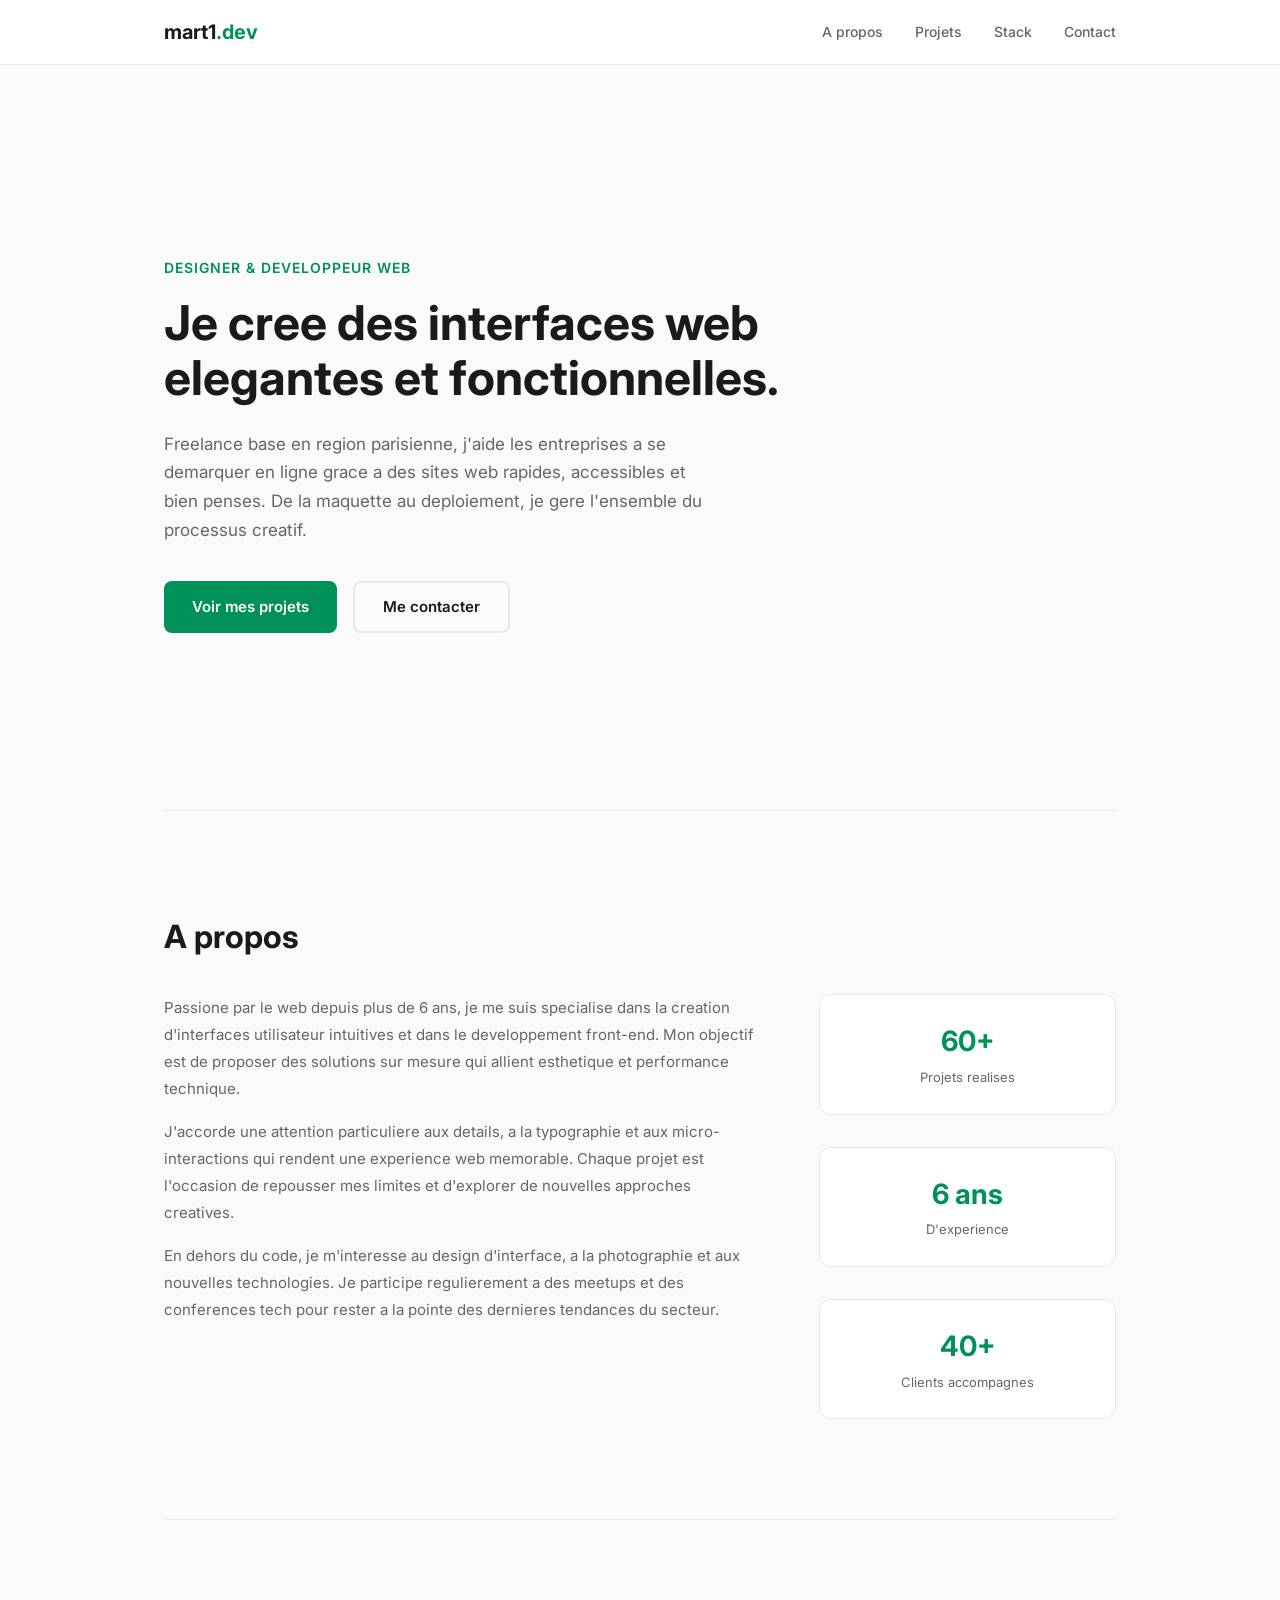
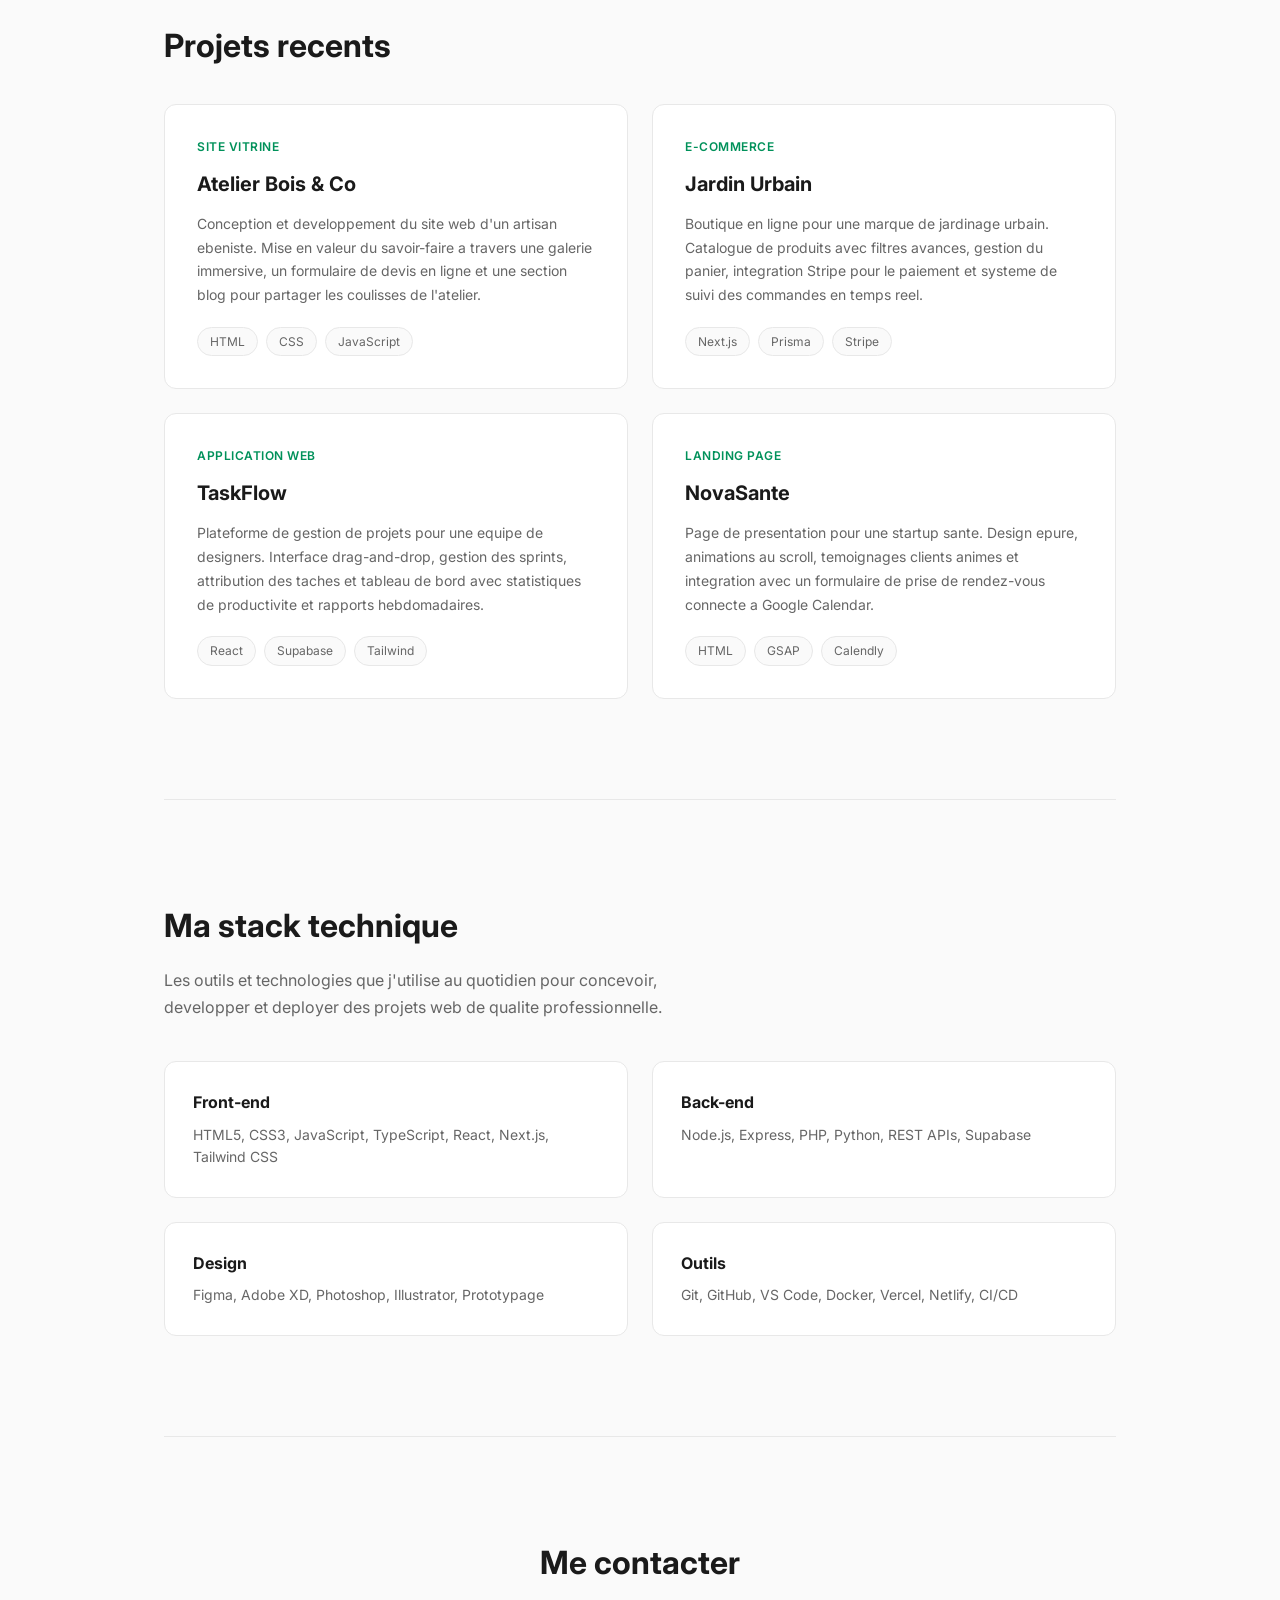
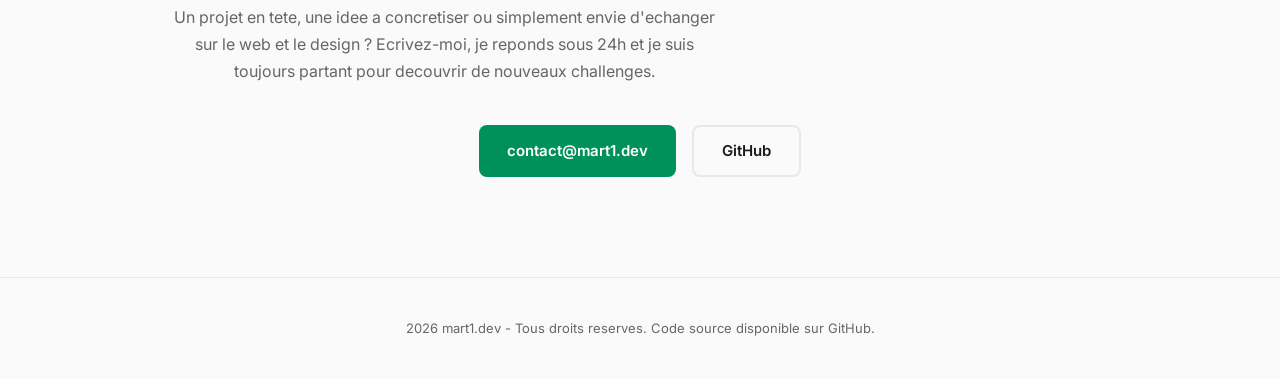
<file: portfolio/index.html>
<!DOCTYPE html>
<html lang="fr">
<head>
    <meta charset="utf-8">
    <meta name="viewport" content="width=device-width, initial-scale=1.0">
    <title>Mart1 - Designer & Developpeur Web</title>
    <link rel="stylesheet" href="style.css">
    <link rel="preconnect" href="https://fonts.googleapis.com">
    <link href="https://fonts.googleapis.com/css2?family=Inter:wght@400;500;600;700&display=swap" rel="stylesheet">
</head>
<body>

    <header>
        <nav>
            <a href="#" class="logo">mart1<span>.dev</span></a>
            <ul>
                <li><a href="#about">A propos</a></li>
                <li><a href="#projects">Projets</a></li>
                <li><a href="#stack">Stack</a></li>
                <li><a href="#contact">Contact</a></li>
            </ul>
        </nav>
    </header>

    <main>
        <section class="hero">
            <div class="hero-content">
                <p class="hero-tag">Designer & Developpeur Web</p>
                <h1>Je cree des interfaces web elegantes et fonctionnelles.</h1>
                <p class="hero-desc">Freelance base en region parisienne, j'aide les entreprises a se demarquer en ligne grace a des sites web rapides, accessibles et bien penses. De la maquette au deploiement, je gere l'ensemble du processus creatif.</p>
                <div class="hero-cta">
                    <a href="#projects" class="btn-primary">Voir mes projets</a>
                    <a href="#contact" class="btn-secondary">Me contacter</a>
                </div>
            </div>
        </section>

        <section id="about" class="section">
            <h2>A propos</h2>
            <div class="about-grid">
                <div class="about-text">
                    <p>Passione par le web depuis plus de 6 ans, je me suis specialise dans la creation d'interfaces utilisateur intuitives et dans le developpement front-end. Mon objectif est de proposer des solutions sur mesure qui allient esthetique et performance technique.</p>
                    <p>J'accorde une attention particuliere aux details, a la typographie et aux micro-interactions qui rendent une experience web memorable. Chaque projet est l'occasion de repousser mes limites et d'explorer de nouvelles approches creatives.</p>
                    <p>En dehors du code, je m'interesse au design d'interface, a la photographie et aux nouvelles technologies. Je participe regulierement a des meetups et des conferences tech pour rester a la pointe des dernieres tendances du secteur.</p>
                </div>
                <div class="about-stats">
                    <div class="stat">
                        <span class="stat-number">60+</span>
                        <span class="stat-label">Projets realises</span>
                    </div>
                    <div class="stat">
                        <span class="stat-number">6 ans</span>
                        <span class="stat-label">D'experience</span>
                    </div>
                    <div class="stat">
                        <span class="stat-number">40+</span>
                        <span class="stat-label">Clients accompagnes</span>
                    </div>
                </div>
            </div>
        </section>

        <section id="projects" class="section">
            <h2>Projets recents</h2>
            <div class="projects-grid">
                <article class="project-card">
                    <div class="project-tag">Site vitrine</div>
                    <h3>Atelier Bois & Co</h3>
                    <p>Conception et developpement du site web d'un artisan ebeniste. Mise en valeur du savoir-faire a travers une galerie immersive, un formulaire de devis en ligne et une section blog pour partager les coulisses de l'atelier.</p>
                    <div class="project-tech">
                        <span>HTML</span><span>CSS</span><span>JavaScript</span>
                    </div>
                </article>
                <article class="project-card">
                    <div class="project-tag">E-commerce</div>
                    <h3>Jardin Urbain</h3>
                    <p>Boutique en ligne pour une marque de jardinage urbain. Catalogue de produits avec filtres avances, gestion du panier, integration Stripe pour le paiement et systeme de suivi des commandes en temps reel.</p>
                    <div class="project-tech">
                        <span>Next.js</span><span>Prisma</span><span>Stripe</span>
                    </div>
                </article>
                <article class="project-card">
                    <div class="project-tag">Application web</div>
                    <h3>TaskFlow</h3>
                    <p>Plateforme de gestion de projets pour une equipe de designers. Interface drag-and-drop, gestion des sprints, attribution des taches et tableau de bord avec statistiques de productivite et rapports hebdomadaires.</p>
                    <div class="project-tech">
                        <span>React</span><span>Supabase</span><span>Tailwind</span>
                    </div>
                </article>
                <article class="project-card">
                    <div class="project-tag">Landing page</div>
                    <h3>NovaSante</h3>
                    <p>Page de presentation pour une startup sante. Design epure, animations au scroll, temoignages clients animes et integration avec un formulaire de prise de rendez-vous connecte a Google Calendar.</p>
                    <div class="project-tech">
                        <span>HTML</span><span>GSAP</span><span>Calendly</span>
                    </div>
                </article>
            </div>
        </section>

        <section id="stack" class="section">
            <h2>Ma stack technique</h2>
            <p class="section-desc">Les outils et technologies que j'utilise au quotidien pour concevoir, developper et deployer des projets web de qualite professionnelle.</p>
            <div class="stack-grid">
                <div class="stack-item">
                    <strong>Front-end</strong>
                    <p>HTML5, CSS3, JavaScript, TypeScript, React, Next.js, Tailwind CSS</p>
                </div>
                <div class="stack-item">
                    <strong>Back-end</strong>
                    <p>Node.js, Express, PHP, Python, REST APIs, Supabase</p>
                </div>
                <div class="stack-item">
                    <strong>Design</strong>
                    <p>Figma, Adobe XD, Photoshop, Illustrator, Prototypage</p>
                </div>
                <div class="stack-item">
                    <strong>Outils</strong>
                    <p>Git, GitHub, VS Code, Docker, Vercel, Netlify, CI/CD</p>
                </div>
            </div>
        </section>

        <section id="contact" class="section">
            <h2>Me contacter</h2>
            <p class="section-desc">Un projet en tete, une idee a concretiser ou simplement envie d'echanger sur le web et le design ? Ecrivez-moi, je reponds sous 24h et je suis toujours partant pour decouvrir de nouveaux challenges.</p>
            <div class="contact-links">
                <a href="mailto:contact@mart1.dev" class="btn-primary">contact@mart1.dev</a>
                <a href="https://github.com/Mart1EDOUARD" class="btn-secondary">GitHub</a>
            </div>
        </section>
    </main>

    <footer>
        <p>2026 mart1.dev - Tous droits reserves. Code source disponible sur GitHub.</p>
    </footer>

</body>
</html>
</file>
<file: portfolio/style.css>
:root {
    --primary: #00915A;
    --primary-dark: #007A48;
    --text: #1a1a1a;
    --text-light: #666;
    --bg: #fafafa;
    --card: #fff;
    --border: #e8e8e8;
}

* { margin: 0; padding: 0; box-sizing: border-box; }
html { scroll-behavior: smooth; }

body {
    font-family: 'Inter', -apple-system, BlinkMacSystemFont, sans-serif;
    color: var(--text);
    background: var(--bg);
    line-height: 1.6;
    -webkit-font-smoothing: antialiased;
}

header {
    position: fixed;
    top: 0;
    width: 100%;
    background: rgba(255,255,255,0.9);
    backdrop-filter: blur(10px);
    border-bottom: 1px solid var(--border);
    z-index: 100;
}

nav {
    max-width: 1000px;
    margin: 0 auto;
    padding: 16px 24px;
    display: flex;
    justify-content: space-between;
    align-items: center;
}

.logo {
    font-size: 20px;
    font-weight: 700;
    color: var(--text);
    text-decoration: none;
}

.logo span { color: var(--primary); }

nav ul { list-style: none; display: flex; gap: 32px; }

nav ul a {
    color: var(--text-light);
    text-decoration: none;
    font-size: 14px;
    font-weight: 500;
    transition: color 0.2s;
}

nav ul a:hover { color: var(--primary); }

main {
    max-width: 1000px;
    margin: 0 auto;
    padding: 0 24px;
}

.hero {
    min-height: 90vh;
    display: flex;
    align-items: center;
    padding-top: 80px;
}

.hero-tag {
    font-size: 14px;
    font-weight: 600;
    color: var(--primary);
    text-transform: uppercase;
    letter-spacing: 1px;
    margin-bottom: 16px;
}

.hero h1 {
    font-size: 48px;
    font-weight: 700;
    line-height: 1.15;
    margin-bottom: 24px;
    max-width: 700px;
}

.hero-desc {
    font-size: 17px;
    color: var(--text-light);
    max-width: 560px;
    margin-bottom: 36px;
    line-height: 1.7;
}

.hero-cta { display: flex; gap: 16px; }

.btn-primary {
    display: inline-block;
    background: var(--primary);
    color: #fff;
    padding: 14px 28px;
    border-radius: 8px;
    text-decoration: none;
    font-size: 15px;
    font-weight: 600;
    transition: background 0.2s;
}

.btn-primary:hover { background: var(--primary-dark); }

.btn-secondary {
    display: inline-block;
    border: 2px solid var(--border);
    color: var(--text);
    padding: 12px 28px;
    border-radius: 8px;
    text-decoration: none;
    font-size: 15px;
    font-weight: 600;
    transition: border-color 0.2s;
}

.btn-secondary:hover { border-color: var(--primary); color: var(--primary); }

.section {
    padding: 100px 0;
    border-top: 1px solid var(--border);
}

.section h2 { font-size: 32px; font-weight: 700; margin-bottom: 16px; }

.section-desc {
    font-size: 16px;
    color: var(--text-light);
    max-width: 560px;
    margin-bottom: 40px;
    line-height: 1.7;
}

.about-grid {
    display: grid;
    grid-template-columns: 2fr 1fr;
    gap: 60px;
    margin-top: 32px;
}

.about-text p {
    color: var(--text-light);
    margin-bottom: 16px;
    font-size: 15px;
    line-height: 1.8;
}

.about-stats { display: flex; flex-direction: column; gap: 32px; }

.stat {
    text-align: center;
    padding: 24px;
    background: var(--card);
    border: 1px solid var(--border);
    border-radius: 12px;
}

.stat-number { display: block; font-size: 28px; font-weight: 700; color: var(--primary); }
.stat-label { font-size: 13px; color: var(--text-light); margin-top: 4px; }

.projects-grid {
    display: grid;
    grid-template-columns: 1fr 1fr;
    gap: 24px;
    margin-top: 32px;
}

.project-card {
    background: var(--card);
    border: 1px solid var(--border);
    border-radius: 12px;
    padding: 32px;
    transition: box-shadow 0.2s;
}

.project-card:hover { box-shadow: 0 4px 20px rgba(0,0,0,0.06); }

.project-tag {
    font-size: 12px;
    font-weight: 600;
    color: var(--primary);
    text-transform: uppercase;
    letter-spacing: 0.5px;
    margin-bottom: 12px;
}

.project-card h3 { font-size: 20px; margin-bottom: 12px; }

.project-card p {
    font-size: 14px;
    color: var(--text-light);
    line-height: 1.7;
    margin-bottom: 20px;
}

.project-tech { display: flex; gap: 8px; flex-wrap: wrap; }

.project-tech span {
    font-size: 12px;
    padding: 4px 12px;
    background: var(--bg);
    border: 1px solid var(--border);
    border-radius: 20px;
    color: var(--text-light);
}

.stack-grid {
    display: grid;
    grid-template-columns: 1fr 1fr;
    gap: 24px;
    margin-top: 32px;
}

.stack-item {
    padding: 28px;
    background: var(--card);
    border: 1px solid var(--border);
    border-radius: 12px;
}

.stack-item strong { font-size: 16px; display: block; margin-bottom: 8px; }
.stack-item p { font-size: 14px; color: var(--text-light); line-height: 1.6; }

#contact { text-align: center; }
.contact-links { display: flex; justify-content: center; gap: 16px; }

footer {
    text-align: center;
    padding: 40px 24px;
    font-size: 13px;
    color: var(--text-light);
    border-top: 1px solid var(--border);
}

@media (max-width: 768px) {
    .hero h1 { font-size: 32px; }
    nav ul { display: none; }
    .about-grid { grid-template-columns: 1fr; gap: 32px; }
    .projects-grid { grid-template-columns: 1fr; }
    .stack-grid { grid-template-columns: 1fr; }
    .hero-cta { flex-direction: column; }
    .contact-links { flex-direction: column; align-items: center; }
}
</file>
